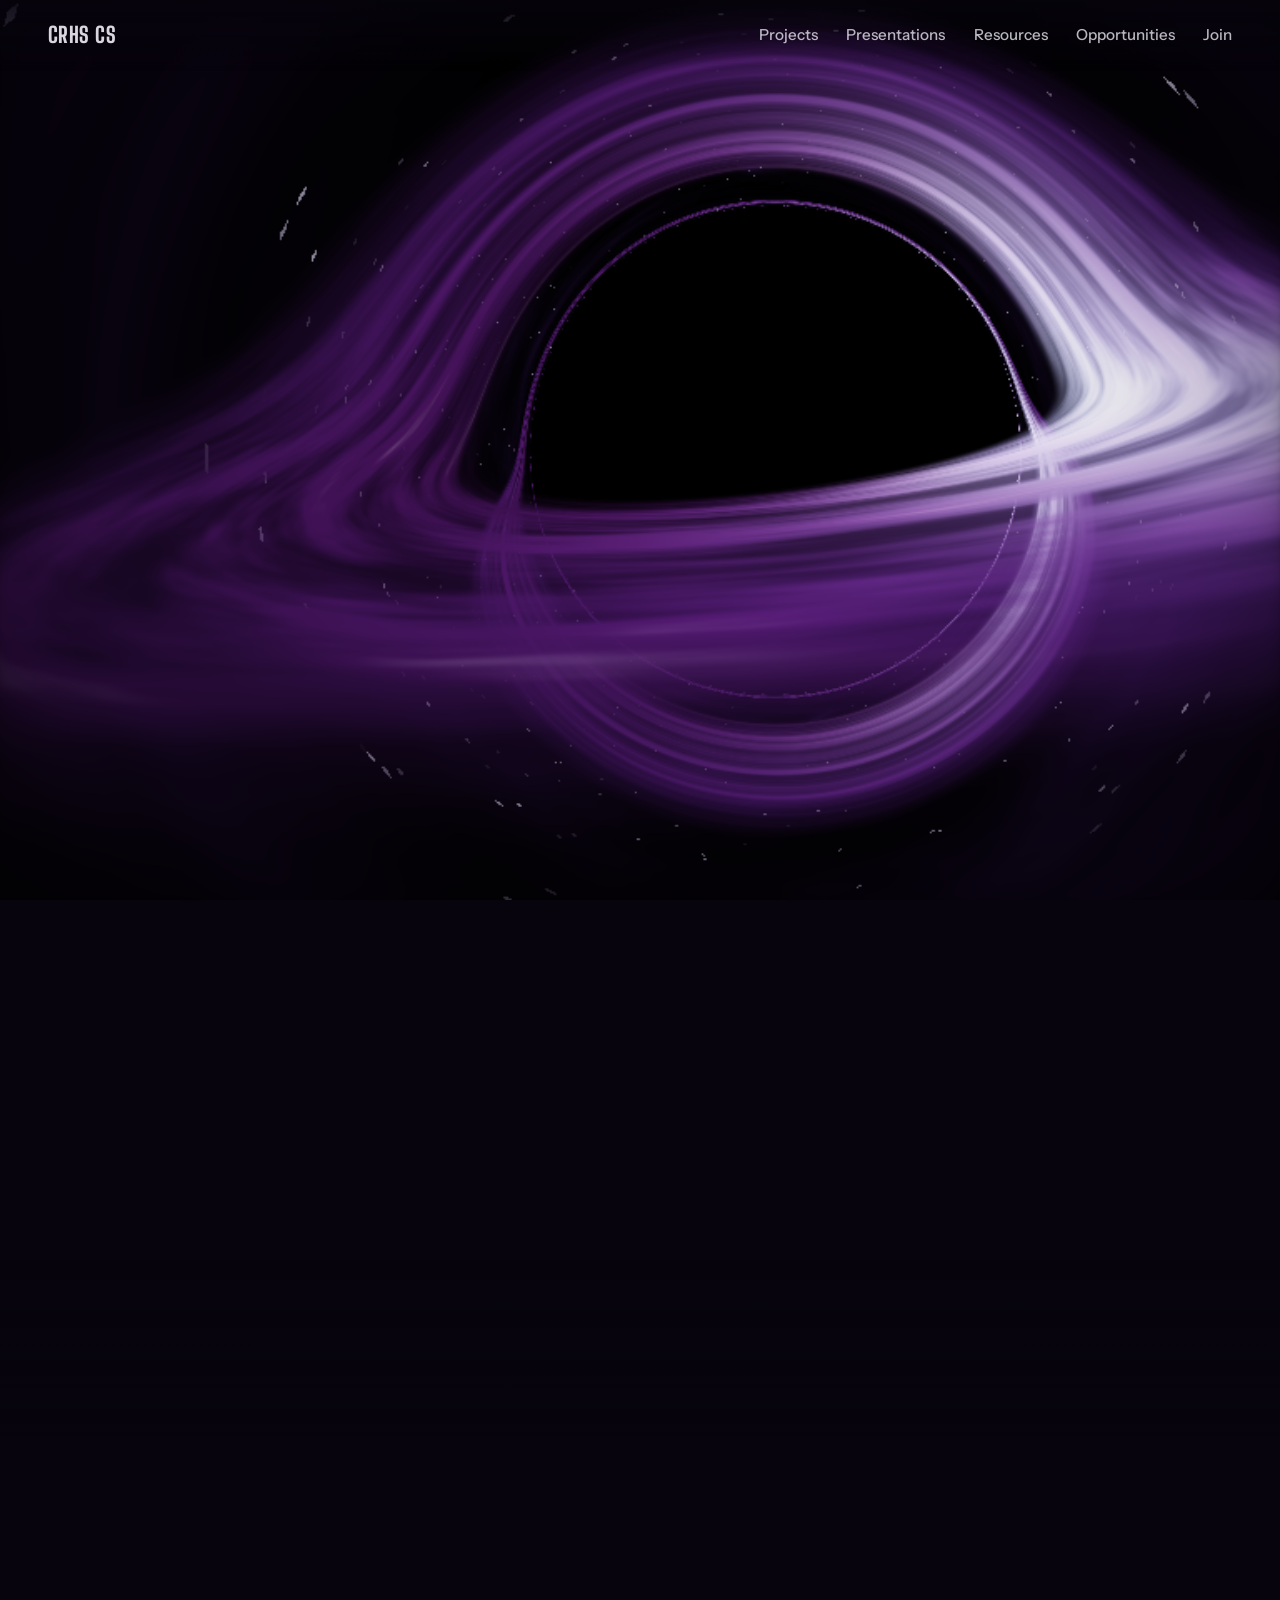
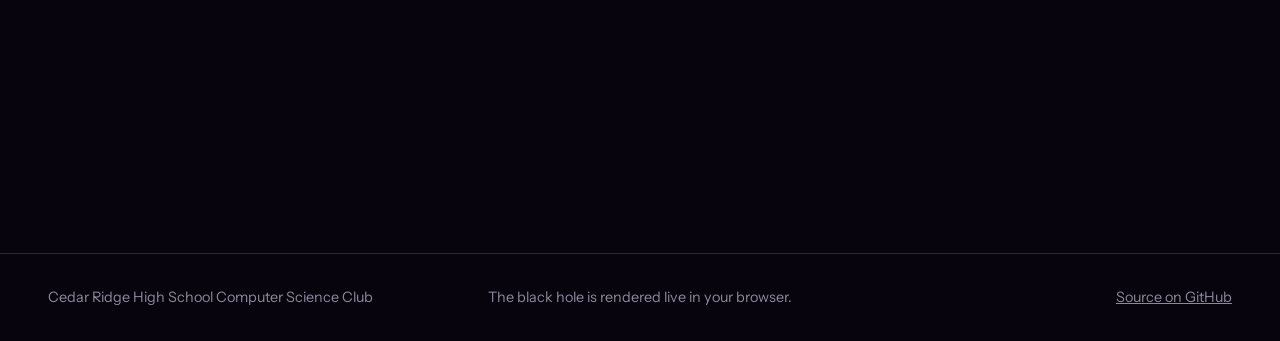
<file: index.html>
<!doctype html>
<html lang="en">
<head>
<meta charset="utf-8">
<meta name="viewport" content="width=device-width, initial-scale=1, viewport-fit=cover">
<meta name="description" content="The Cedar Ridge High School Computer Science Club: meetings, member projects, presentations, and resources.">
<meta name="theme-color" content="#07040d">
<title>Cedar Ridge CS Club</title>
<link rel="preconnect" href="https://fonts.googleapis.com">
<link rel="preconnect" href="https://fonts.gstatic.com" crossorigin>
<link rel="stylesheet" href="https://fonts.googleapis.com/css2?family=Big+Shoulders+Display:wght@600;800&family=Instrument+Sans:wght@400;500;600&display=swap">
<link rel="stylesheet" href="/assets/site.css?v=202610132336">
</head>
<body class="home">
<canvas id="sky" aria-hidden="true"></canvas>

<nav class="nav" aria-label="Main">
  <a class="wordmark" href="/">CRHS CS</a>
  <button class="menu-toggle" type="button" aria-expanded="false" aria-controls="nav-links">Menu</button>
  <ul id="nav-links">
    <li><a href="/projects/">Projects</a></li>
    <li><a href="/presentations/">Presentations</a></li>
    <li><a href="/resources/">Resources</a></li>
    <li><a href="/opportunities/">Opportunities</a></li>
    <li><a href="/#join">Join</a></li>
  </ul>
</nav>

<main id="top">
  <section class="hero" aria-label="Introduction">
    <div class="stage">
      <div class="beat beat-1">
        <h1 class="title">
          <span class="line small">Cedar Ridge High School</span>
          <span class="line">Computer</span>
          <span class="line">Science Club</span>
        </h1>
      </div>
      <div class="cue" aria-hidden="true"><span></span></div>
    </div>
  </section>

  <div class="content">
    <section class="section section-wide" id="meetings">
      <header class="section-head"><h2>Meetings</h2></header>
      <div class="next" data-next-meeting hidden></div>
      <div class="calendar-wrap">
        <div class="calendar-inner">
          <div class="calendar-frame">
            <iframe src="https://calendar.google.com/calendar/embed?height=600&amp;wkst=1&amp;ctz=America%2FChicago&amp;mode=AGENDA&amp;showTitle=0&amp;showPrint=0&amp;showTabs=0&amp;showCalendars=0&amp;showTz=0&amp;src=NDVlMDllY2I0NTY1ZTZiOGQxNWYwZmQ3ZjQ4NTNkYjhlYzdjNGQ1OTdiZGUzZDdmYjhhZmY4NDIwODQ3YTQwZEBncm91cC5jYWxlbmRhci5nb29nbGUuY29t&amp;color=%238E24AA" title="Cedar Ridge CS Club meeting calendar" loading="lazy"></iframe>
          </div>
          <div class="calendar-links">
            <a href="https://calendar.google.com/calendar/u/0?cid=NDVlMDllY2I0NTY1ZTZiOGQxNWYwZmQ3ZjQ4NTNkYjhlYzdjNGQ1OTdiZGUzZDdmYjhhZmY4NDIwODQ3YTQwZEBncm91cC5jYWxlbmRhci5nb29nbGUuY29t" target="_blank" rel="noopener">Add to your Google Calendar</a>
            <a href="https://calendar.google.com/calendar/embed?src=NDVlMDllY2I0NTY1ZTZiOGQxNWYwZmQ3ZjQ4NTNkYjhlYzdjNGQ1OTdiZGUzZDdmYjhhZmY4NDIwODQ3YTQwZEBncm91cC5jYWxlbmRhci5nb29nbGUuY29t&amp;ctz=America%2FChicago" target="_blank" rel="noopener">Open full calendar</a>
          </div>
        </div>
      </div>

    </section>

    <section class="section section-wide" id="projects">
      <header class="section-head">
        <h2>Projects</h2>
        <a class="more" href="/projects/" data-more>All projects</a>
      </header>
      <div data-projects-grid data-limit="3">
        <template>
          <div class="invite">
            <p>Members demo what they've built at meetings, and those projects go here. Working on something?</p>
            <a class="button" href="/projects/submit/">Add your project</a>
          </div>
        </template>
      </div>
    </section>

    <section class="section section-wide" id="presentations">
      <header class="section-head">
        <h2>Presentations</h2>
        <a class="more" href="/presentations/">All slides</a>
      </header>
      <div data-presentations-grid data-limit="4" data-style="rows" data-hide-when-empty></div>
    </section>

    <section class="section section-wide" id="about">
      <header class="section-head"><h2>About</h2></header>
      <p class="statement">A student-run club for the parts of computer science school doesn't teach: practical tools like Git, Linux and Vim, and the projects you can build with them.</p>
      <p class="about-more">We run short workshops, give members a place to show what they've built (at meetings and on this site), and aim to host events like hackathons and game jams. Meetings are in C222.</p>
      <ol class="path">
        <li>
          <h3>Come to a meeting</h3>
          <p>No experience needed, and you don't need a project to come watch.</p>
          <a href="#meetings">See the next meeting</a>
        </li>
        <li>
          <h3>Start learning</h3>
          <p>Free courses and practice sites, from your first program to USACO.</p>
          <a href="/resources/">Find a place to start</a>
        </li>
        <li>
          <h3>Show what you built</h3>
          <p>Demo it at a meeting and it goes on the projects page.</p>
          <a href="/projects/submit/">Add your project</a>
        </li>
      </ol>
      <div class="officers" data-list="officers"></div>
    </section>

    <section class="section section-wide" id="join">
      <header class="section-head"><h2>Join</h2></header>
      <ul class="join-grid">
        <li>
          <span class="join-label">Where we meet</span>
          <span class="join-value">C222</span>
          <span class="join-note">Mrs. Beardsley's room, after school at 4:30</span>
          <span class="join-actions"><a class="join-action" href="#meetings">See the next meeting</a></span>
        </li>
        <li>
          <span class="join-label">Google Classroom</span>
          <span class="join-value">3cu3vvuo</span>
          <span class="join-note">Class code</span>
          <span class="join-actions">
            <button class="join-action copy" type="button" data-copy="3cu3vvuo">Copy code</button>
            <a class="join-action" href="https://classroom.google.com/" target="_blank" rel="noopener">Open Classroom</a>
          </span>
        </li>
        <li>
          <span class="join-label">Remind</span>
          <span class="join-value">@crhscmpsci</span>
          <span class="join-note">Text it to 81010 for announcements</span>
          <span class="join-actions">
            <a class="join-action" href="sms:81010?&amp;body=%40crhscmpsci">Text to join</a>
            <a class="join-action" href="https://www.remind.com/join" target="_blank" rel="noopener">Join on the web</a>
          </span>
        </li>
        <li>
          <span class="join-label">Instagram</span>
          <span class="join-value">@crhscompsci</span>
          <span class="join-note">Follow the club</span>
          <span class="join-actions"><a class="join-action" href="https://www.instagram.com/crhscompsci/" target="_blank" rel="noopener">Follow on Instagram</a></span>
        </li>
      </ul>
      <p class="sr-status" aria-live="polite" data-copy-status></p>
    </section>
  </div>
</main>

<footer class="footer-3">
  <span>Cedar Ridge High School Computer Science Club</span>
  <span>The black hole is rendered live in your browser.</span>
  <a href="https://github.com/crhs-cs/crhs-cs.github.io" target="_blank" rel="noopener">Source on GitHub</a>
</footer>

<script src="/data/projects.js?v=202610132252"></script>
<script src="/data/presentations.js?v=202610132252"></script>
<script src="/data/officers.js?v=202610132252"></script>
<script src="/data/config.js?v=202610132252"></script>
<script src="/assets/meetings.js?v=202610132252"></script>
<script src="/assets/presentations.js?v=202610132252"></script>
<script src="/assets/projects.js?v=202610132252"></script>
<script src="/assets/site.js?v=202610132252"></script>
<script src="/assets/blackhole.js?v=202610132252"></script>
</body>
</html>
</file>
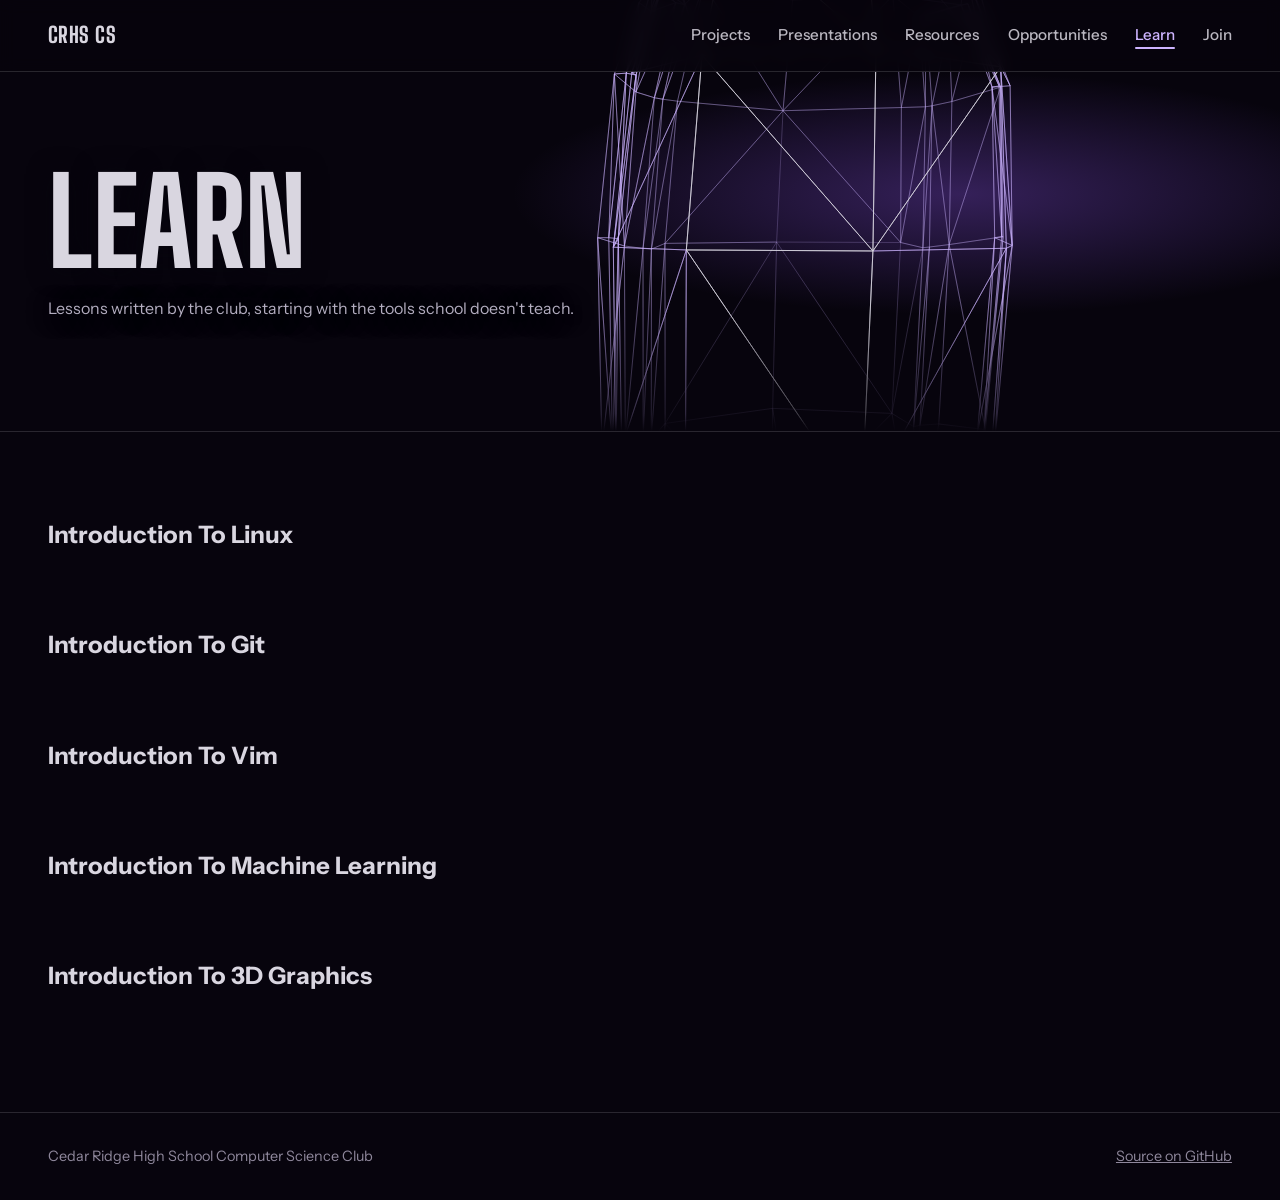
<file: learn/index.html>
<!doctype html>
<html lang="en">
<head>
<meta charset="utf-8">
<meta name="viewport" content="width=device-width, initial-scale=1, viewport-fit=cover">
<meta name="description" content="Lessons made by the Cedar Ridge High School Computer Science Club.">
<meta name="theme-color" content="#07040d">
<title>Learn | Cedar Ridge CS Club</title>
<link rel="preconnect" href="https://fonts.googleapis.com">
<link rel="preconnect" href="https://fonts.gstatic.com" crossorigin>
<link rel="stylesheet" href="https://fonts.googleapis.com/css2?family=Big+Shoulders+Display:wght@600;800&family=Instrument+Sans:wght@400;500;600&display=swap">
<link rel="stylesheet" href="/assets/site.css?v=202610132336">
</head>
<body class="page">
<nav class="nav solid" aria-label="Main">
  <a class="wordmark" href="/">CRHS CS</a>
  <button class="menu-toggle" type="button" aria-expanded="false" aria-controls="nav-links">Menu</button>
  <ul id="nav-links">
    <li><a href="/projects/">Projects</a></li>
    <li><a href="/presentations/">Presentations</a></li>
    <li><a href="/resources/">Resources</a></li>
    <li><a href="/opportunities/">Opportunities</a></li>
    <li><a href="/learn/" aria-current="page">Learn</a></li>
    <li><a href="/#join">Join</a></li>
  </ul>
</nav>
<!-- TODO ADD TABLE  OF CONTENTS: -->
<main>
  <header class="page-head scene">
    <canvas data-scene="learn" aria-hidden="true"></canvas>
    <h1>Learn</h1>
    <p class="lede">Lessons written by the club, starting with the tools school doesn't teach.</p>
  </header>
  <div class="content">
    <div class="page-body">
      <h2>Introduction To Linux</h2>
      <h2>Introduction To Git</h2>
      <h2>Introduction To Vim</h2>
      <h2>Introduction To Machine Learning</h2>
      <h2>Introduction To 3D Graphics</h2>
    </div>
  </div>
</main>

<footer>
  <span>Cedar Ridge High School Computer Science Club</span>
  <a href="https://github.com/crhs-cs/crhs-cs.github.io" target="_blank" rel="noopener">Source on GitHub</a>
</footer>

<script src="/assets/site.js?v=202610132252"></script>
<script src="/data/tux.js?v=202610132252"></script>
<script src="/assets/scenes.js?v=202610132252"></script>
</body>
</html>
</file>
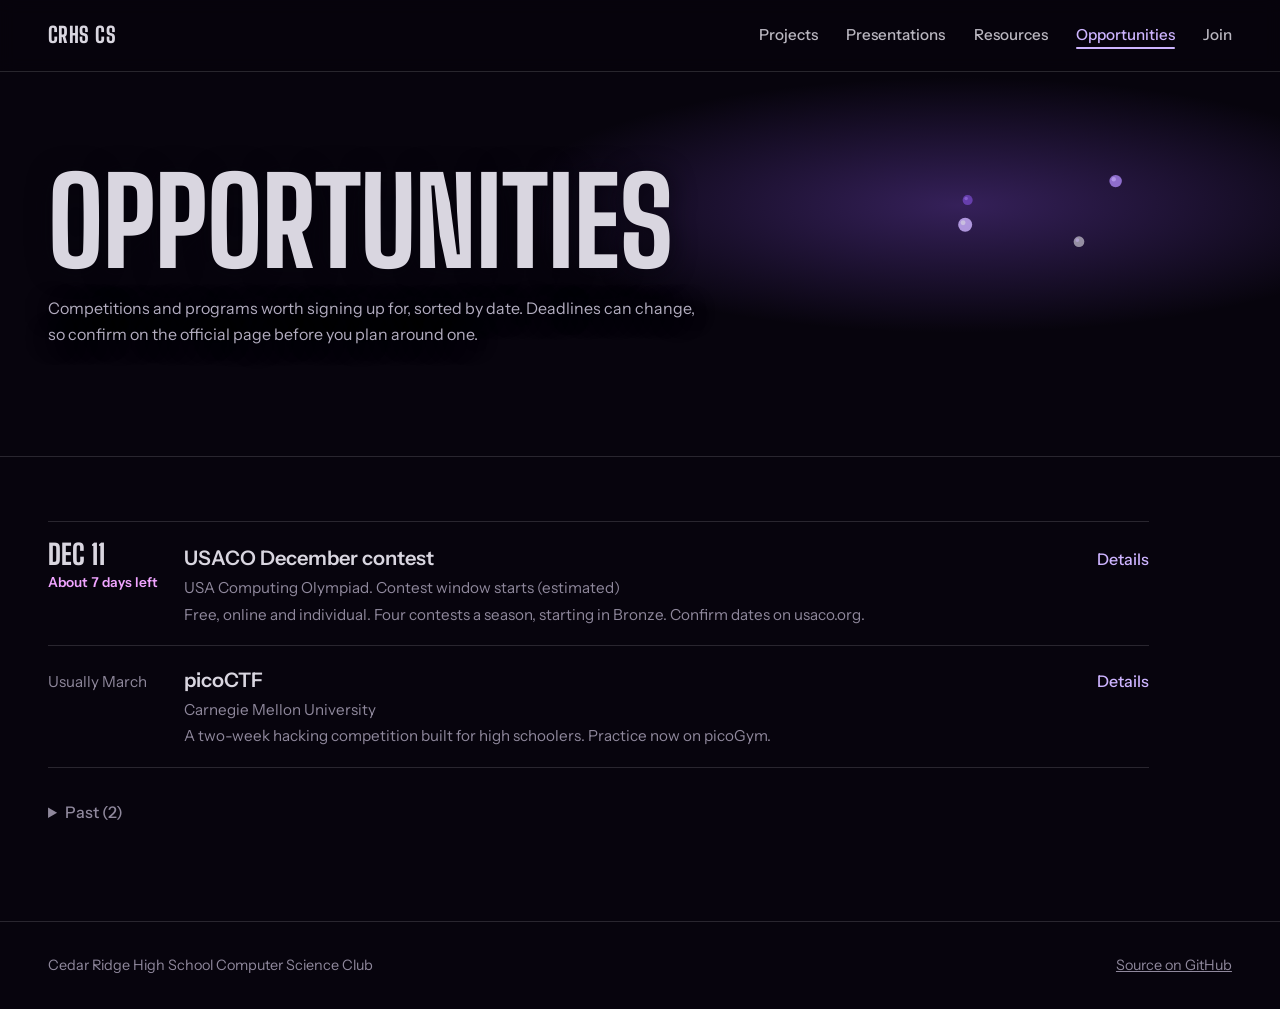
<file: opportunities/index.html>
<!doctype html>
<html lang="en">
<head>
<meta charset="utf-8">
<meta name="viewport" content="width=device-width, initial-scale=1, viewport-fit=cover">
<meta name="description" content="Upcoming computer science competitions and programs for Cedar Ridge students.">
<meta name="theme-color" content="#07040d">
<title>Opportunities | Cedar Ridge CS Club</title>
<link rel="preconnect" href="https://fonts.googleapis.com">
<link rel="preconnect" href="https://fonts.gstatic.com" crossorigin>
<link rel="stylesheet" href="https://fonts.googleapis.com/css2?family=Big+Shoulders+Display:wght@600;800&family=Instrument+Sans:wght@400;500;600&display=swap">
<link rel="stylesheet" href="/assets/site.css?v=202610132336">
</head>
<body class="page">
<nav class="nav solid" aria-label="Main">
  <a class="wordmark" href="/">CRHS CS</a>
  <button class="menu-toggle" type="button" aria-expanded="false" aria-controls="nav-links">Menu</button>
  <ul id="nav-links">
    <li><a href="/projects/">Projects</a></li>
    <li><a href="/presentations/">Presentations</a></li>
    <li><a href="/resources/">Resources</a></li>
    <li><a href="/opportunities/" aria-current="page">Opportunities</a></li>
    <li><a href="/#join">Join</a></li>
  </ul>
</nav>

<main>
  <header class="page-head scene">
    <canvas data-scene="opportunities" aria-hidden="true"></canvas>
    <h1>Opportunities</h1>
    <p class="lede">Competitions and programs worth signing up for, sorted by date. Deadlines can change, so confirm on the official page before you plan around one.</p>
  </header>
  <div class="content">
    <div class="page-body">
      <div data-list="opportunities"></div>
    </div>
  </div>
</main>

<footer>
  <span>Cedar Ridge High School Computer Science Club</span>
  <a href="https://github.com/crhs-cs/crhs-cs.github.io" target="_blank" rel="noopener">Source on GitHub</a>
</footer>

<script src="/data/opportunities.js?v=202610132252"></script>
<script src="/assets/site.js?v=202610132252"></script>
<script src="/assets/scenes.js?v=202610132252"></script>
</body>
</html>
</file>
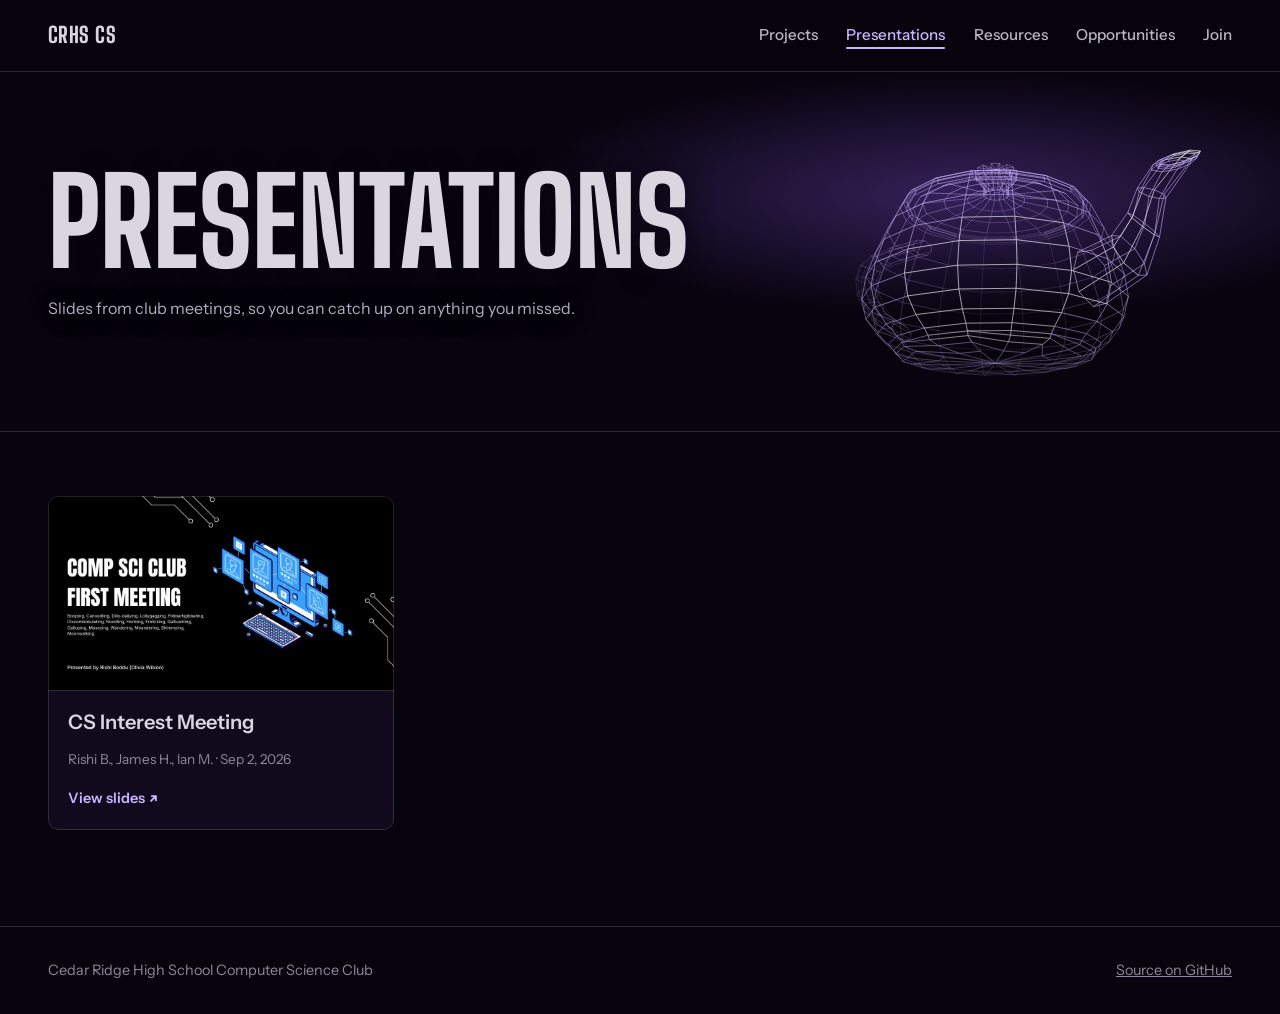
<file: presentations/index.html>
<!doctype html>
<html lang="en">
<head>
<meta charset="utf-8">
<meta name="viewport" content="width=device-width, initial-scale=1, viewport-fit=cover">
<meta name="description" content="Slides from Cedar Ridge CS Club meetings.">
<meta name="theme-color" content="#07040d">
<title>Presentations | Cedar Ridge CS Club</title>
<link rel="preconnect" href="https://fonts.googleapis.com">
<link rel="preconnect" href="https://fonts.gstatic.com" crossorigin>
<link rel="stylesheet" href="https://fonts.googleapis.com/css2?family=Big+Shoulders+Display:wght@600;800&family=Instrument+Sans:wght@400;500;600&display=swap">
<link rel="stylesheet" href="/assets/site.css?v=202610132336">
</head>
<body class="page">
<nav class="nav solid" aria-label="Main">
  <a class="wordmark" href="/">CRHS CS</a>
  <button class="menu-toggle" type="button" aria-expanded="false" aria-controls="nav-links">Menu</button>
  <ul id="nav-links">
    <li><a href="/projects/">Projects</a></li>
    <li><a href="/presentations/" aria-current="page">Presentations</a></li>
    <li><a href="/resources/">Resources</a></li>
    <li><a href="/opportunities/">Opportunities</a></li>
    <li><a href="/#join">Join</a></li>
  </ul>
</nav>

<main>
  <header class="page-head scene">
    <canvas data-scene="presentations" aria-hidden="true"></canvas>
    <h1>Presentations</h1>
    <p class="lede">Slides from club meetings, so you can catch up on anything you missed.</p>
  </header>
  <div class="content">
    <div class="page-body">
      <div>
        <div data-presentations-grid></div>
      </div>
    </div>
  </div>
</main>

<footer>
  <span>Cedar Ridge High School Computer Science Club</span>
  <a href="https://github.com/crhs-cs/crhs-cs.github.io" target="_blank" rel="noopener">Source on GitHub</a>
</footer>

<script src="/data/presentations.js?v=202610132252"></script>
<script src="/data/config.js?v=202610132252"></script>
<script src="/assets/presentations.js?v=202610132252"></script>
<script src="/assets/site.js?v=202610132252"></script>
<script src="/data/teapot.js?v=202610132252"></script>
<script src="/assets/scenes.js?v=202610132252"></script>
</body>
</html>
</file>
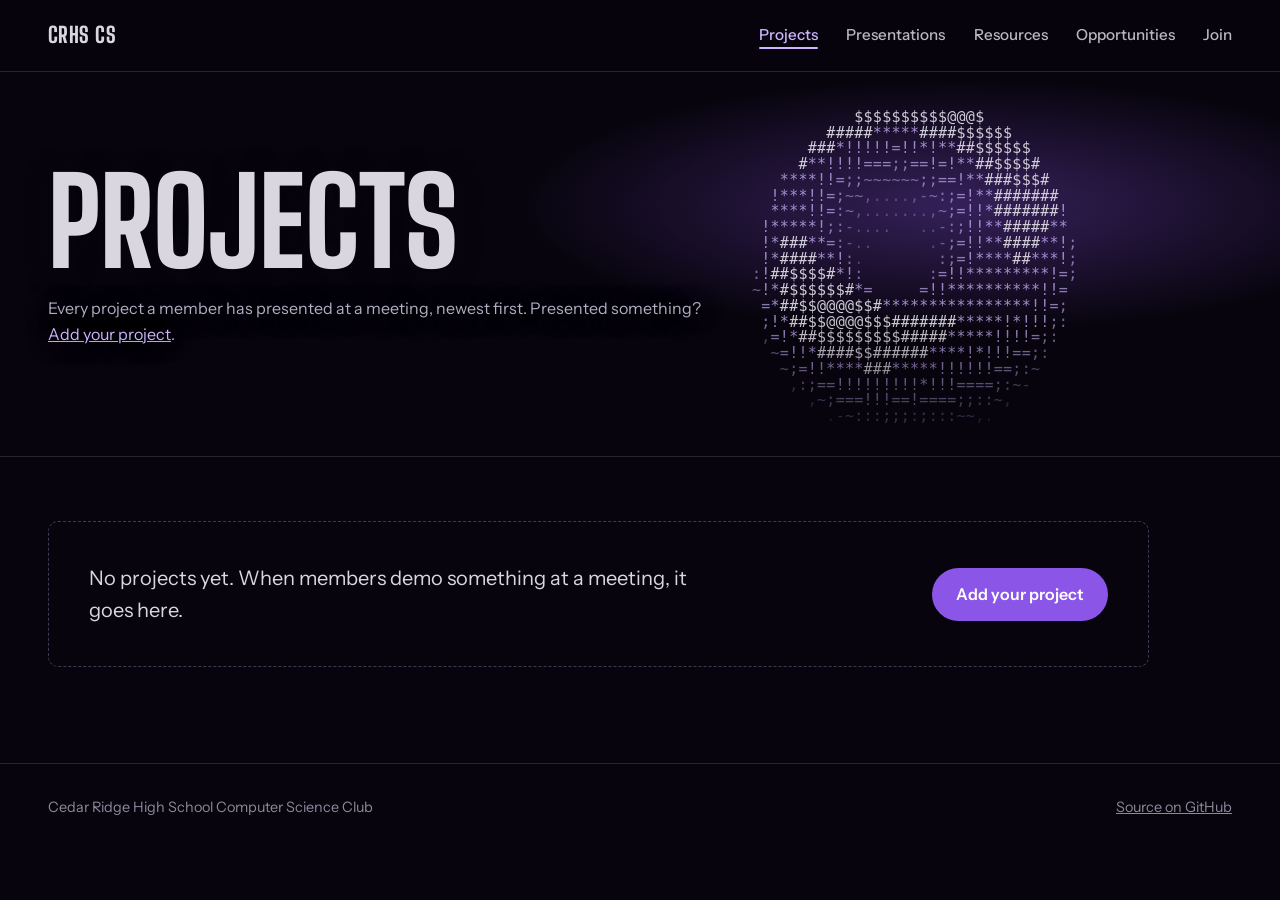
<file: projects/index.html>
<!doctype html>
<html lang="en">
<head>
<meta charset="utf-8">
<meta name="viewport" content="width=device-width, initial-scale=1, viewport-fit=cover">
<meta name="description" content="Projects Cedar Ridge CS Club members have presented at meetings.">
<meta name="theme-color" content="#07040d">
<title>Projects | Cedar Ridge CS Club</title>
<link rel="preconnect" href="https://fonts.googleapis.com">
<link rel="preconnect" href="https://fonts.gstatic.com" crossorigin>
<link rel="stylesheet" href="https://fonts.googleapis.com/css2?family=Big+Shoulders+Display:wght@600;800&family=Instrument+Sans:wght@400;500;600&display=swap">
<link rel="stylesheet" href="/assets/site.css?v=202610132336">
</head>
<body class="page">
<nav class="nav solid" aria-label="Main">
  <a class="wordmark" href="/">CRHS CS</a>
  <button class="menu-toggle" type="button" aria-expanded="false" aria-controls="nav-links">Menu</button>
  <ul id="nav-links">
    <li><a href="/projects/" aria-current="page">Projects</a></li>
    <li><a href="/presentations/">Presentations</a></li>
    <li><a href="/resources/">Resources</a></li>
    <li><a href="/opportunities/">Opportunities</a></li>
    <li><a href="/#join">Join</a></li>
  </ul>
</nav>

<main>
  <header class="page-head scene">
    <canvas data-scene="projects" aria-hidden="true"></canvas>
    <h1>Projects</h1>
    <p class="lede">Every project a member has presented at a meeting, newest first. Presented something? <a href="/projects/submit/">Add your project</a>.</p>
  </header>
  <div class="content">
    <div class="page-body">
      <div>
        <div data-projects-grid>
          <template>
            <div class="invite">
              <p>No projects yet. When members demo something at a meeting, it goes here.</p>
              <a class="button" href="/projects/submit/">Add your project</a>
            </div>
          </template>
        </div>
      </div>
    </div>
  </div>
</main>

<footer>
  <span>Cedar Ridge High School Computer Science Club</span>
  <a href="https://github.com/crhs-cs/crhs-cs.github.io" target="_blank" rel="noopener">Source on GitHub</a>
</footer>

<script src="/data/projects.js?v=202610132252"></script>
<script src="/data/config.js?v=202610132252"></script>
<script src="/assets/projects.js?v=202610132252"></script>
<script src="/assets/site.js?v=202610132252"></script>
<script src="/assets/scenes.js?v=202610132252"></script>
</body>
</html>
</file>
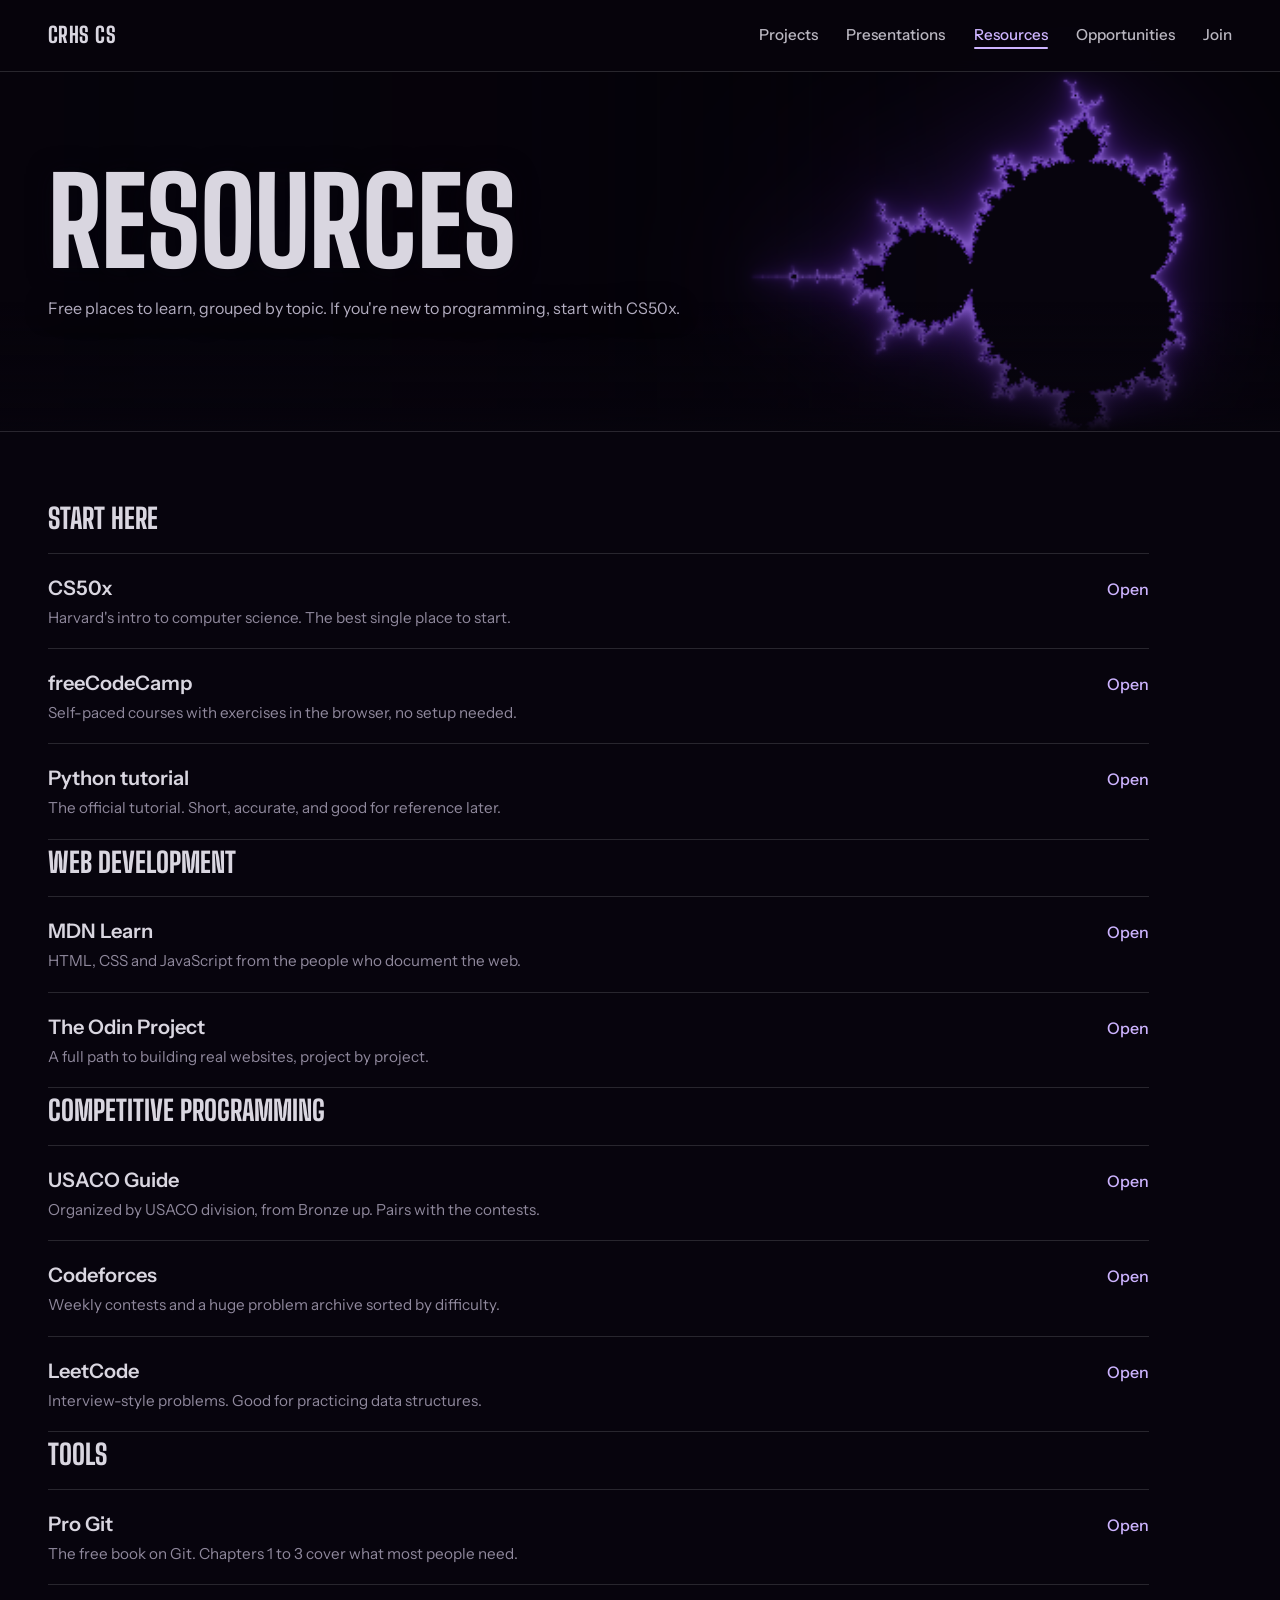
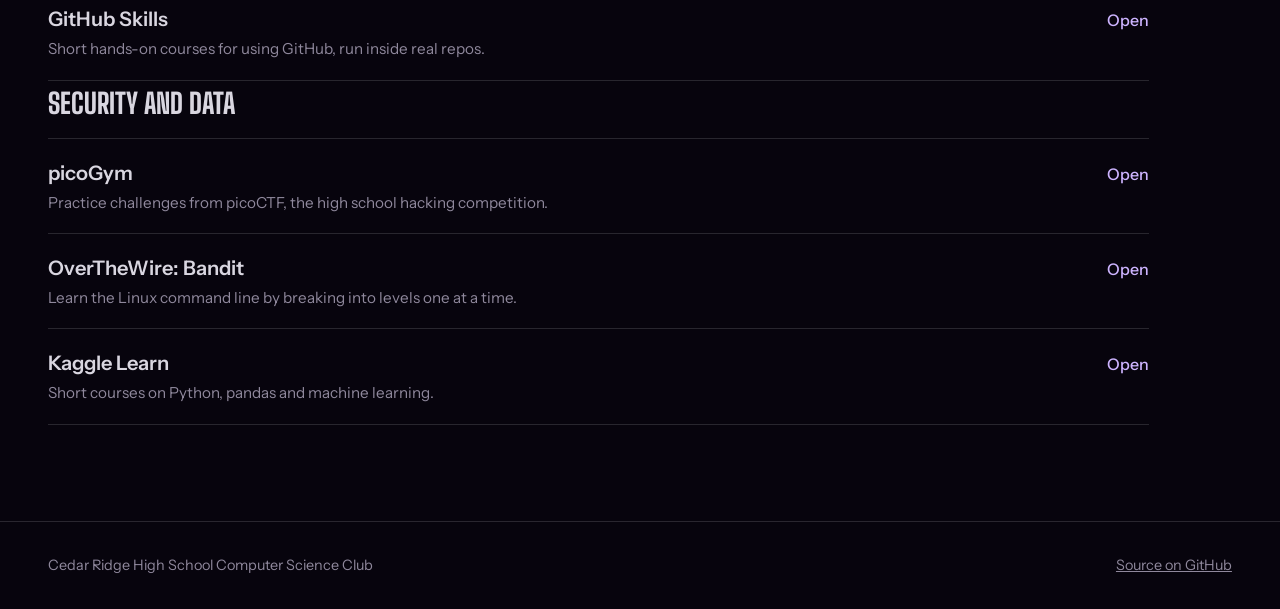
<file: resources/index.html>
<!doctype html>
<html lang="en">
<head>
<meta charset="utf-8">
<meta name="viewport" content="width=device-width, initial-scale=1, viewport-fit=cover">
<meta name="description" content="Free resources for learning computer science, picked by the Cedar Ridge CS Club.">
<meta name="theme-color" content="#07040d">
<title>Resources | Cedar Ridge CS Club</title>
<link rel="preconnect" href="https://fonts.googleapis.com">
<link rel="preconnect" href="https://fonts.gstatic.com" crossorigin>
<link rel="stylesheet" href="https://fonts.googleapis.com/css2?family=Big+Shoulders+Display:wght@600;800&family=Instrument+Sans:wght@400;500;600&display=swap">
<link rel="stylesheet" href="/assets/site.css?v=202610132336">
</head>
<body class="page">
<nav class="nav solid" aria-label="Main">
  <a class="wordmark" href="/">CRHS CS</a>
  <button class="menu-toggle" type="button" aria-expanded="false" aria-controls="nav-links">Menu</button>
  <ul id="nav-links">
    <li><a href="/projects/">Projects</a></li>
    <li><a href="/presentations/">Presentations</a></li>
    <li><a href="/resources/" aria-current="page">Resources</a></li>
    <li><a href="/opportunities/">Opportunities</a></li>
    <li><a href="/#join">Join</a></li>
  </ul>
</nav>

<main>
  <header class="page-head scene">
    <canvas data-scene="resources" aria-hidden="true"></canvas>
    <h1>Resources</h1>
    <p class="lede">Free places to learn, grouped by topic. If you're new to programming, start with CS50x.</p>
  </header>
  <div class="content">
    <div class="page-body">
      <div data-list="resources"></div>
    </div>
  </div>
</main>

<footer>
  <span>Cedar Ridge High School Computer Science Club</span>
  <a href="https://github.com/crhs-cs/crhs-cs.github.io" target="_blank" rel="noopener">Source on GitHub</a>
</footer>

<script src="/data/resources.js?v=202610132252"></script>
<script src="/assets/site.js?v=202610132252"></script>
<script src="/assets/scenes.js?v=202610132252"></script>
</body>
</html>
</file>
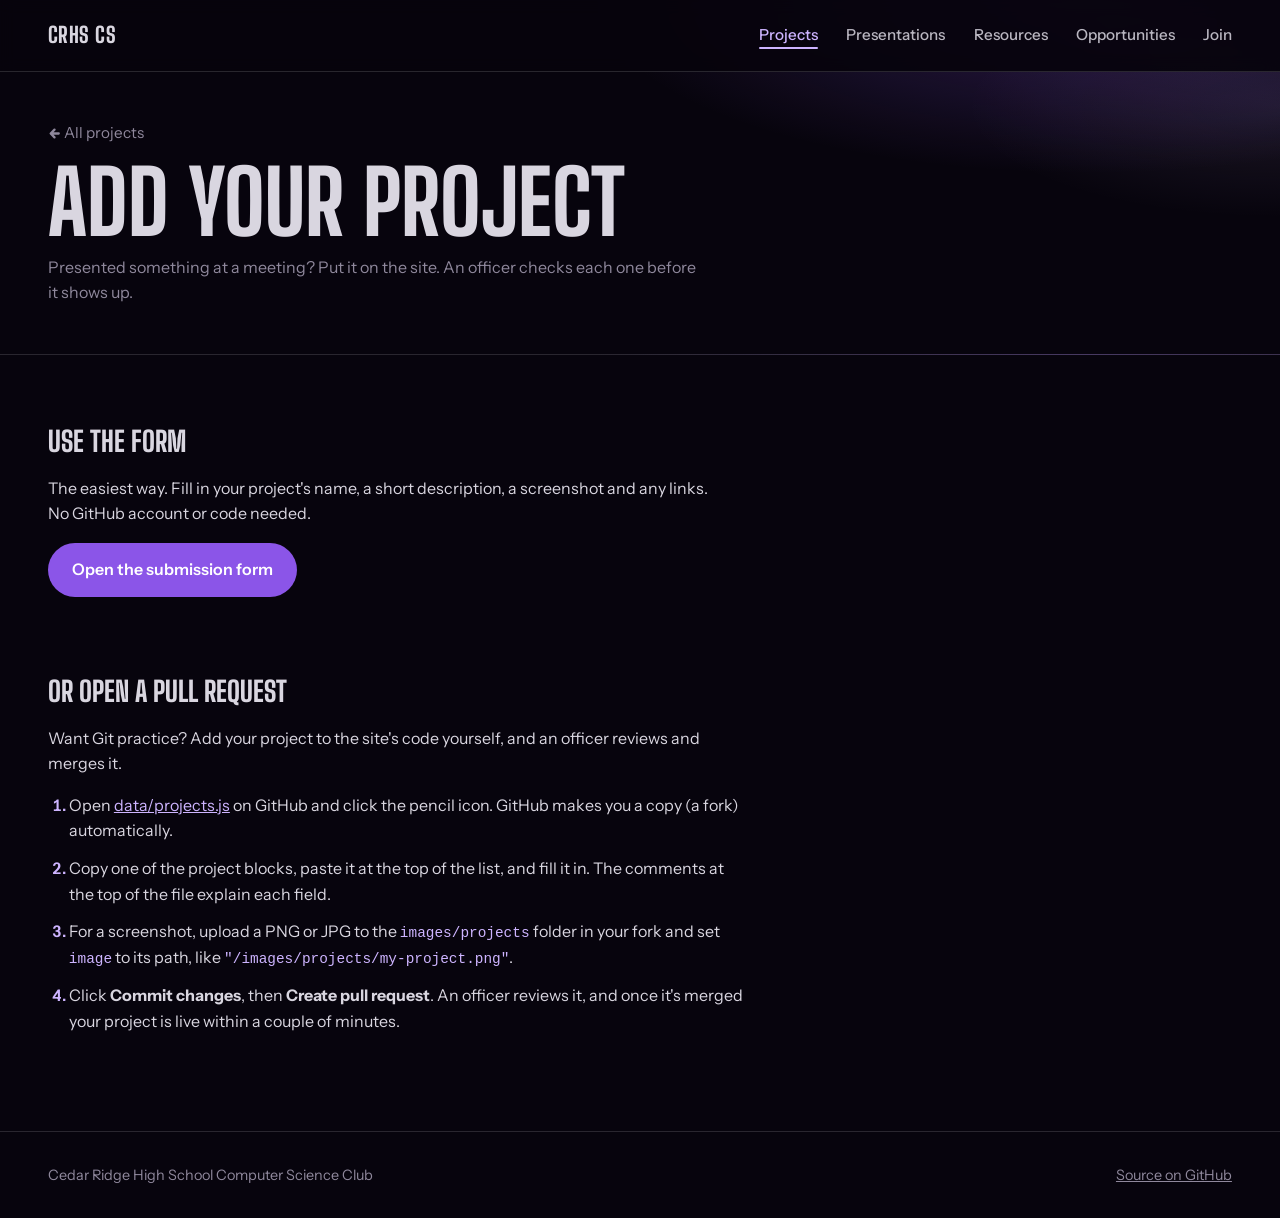
<file: projects/submit/index.html>
<!doctype html>
<html lang="en">
<head>
<meta charset="utf-8">
<meta name="viewport" content="width=device-width, initial-scale=1, viewport-fit=cover">
<meta name="description" content="How to add a project you presented to the Cedar Ridge CS Club site.">
<meta name="theme-color" content="#07040d">
<title>Add Your Project | Cedar Ridge CS Club</title>
<link rel="preconnect" href="https://fonts.googleapis.com">
<link rel="preconnect" href="https://fonts.gstatic.com" crossorigin>
<link rel="stylesheet" href="https://fonts.googleapis.com/css2?family=Big+Shoulders+Display:wght@600;800&family=Instrument+Sans:wght@400;500;600&display=swap">
<link rel="stylesheet" href="/assets/site.css?v=202610132336">
</head>
<body class="page">
<nav class="nav solid" aria-label="Main">
  <a class="wordmark" href="/">CRHS CS</a>
  <button class="menu-toggle" type="button" aria-expanded="false" aria-controls="nav-links">Menu</button>
  <ul id="nav-links">
    <li><a href="/projects/" aria-current="page">Projects</a></li>
    <li><a href="/presentations/">Presentations</a></li>
    <li><a href="/resources/">Resources</a></li>
    <li><a href="/opportunities/">Opportunities</a></li>
    <li><a href="/#join">Join</a></li>
  </ul>
</nav>

<main>
  <header class="page-head project-head">
    <a class="back" href="/projects/">All projects</a>
    <h1>Add your project</h1>
    <p class="lede">Presented something at a meeting? Put it on the site. An officer checks each one before it shows up.</p>
  </header>
  <div class="content">
    <div class="page-body submit-body">
      <section class="group">
        <h2>Use the form</h2>
        <p>The easiest way. Fill in your project's name, a short description, a screenshot and any links. No GitHub account or code needed.</p>
        <p data-form-ready hidden><a class="button" data-form-link href="#" target="_blank" rel="noopener">Open the submission form</a></p>
        <p class="note" data-form-missing>The form isn't set up yet. For now, send your project details to an officer.</p>
      </section>
      <section class="group">
        <h2>Or open a pull request</h2>
        <p>Want Git practice? Add your project to the site's code yourself, and an officer reviews and merges it.</p>
        <ol class="steps">
          <li>Open <a href="https://github.com/crhs-cs/crhs-cs.github.io/blob/main/data/projects.js?v=202610132252" target="_blank" rel="noopener">data/projects.js</a> on GitHub and click the pencil icon. GitHub makes you a copy (a fork) automatically.</li>
          <li>Copy one of the project blocks, paste it at the top of the list, and fill it in. The comments at the top of the file explain each field.</li>
          <li>For a screenshot, upload a PNG or JPG to the <code>images/projects</code> folder in your fork and set <code>image</code> to its path, like <code>"/images/projects/my-project.png"</code>.</li>
          <li>Click <b>Commit changes</b>, then <b>Create pull request</b>. An officer reviews it, and once it's merged your project is live within a couple of minutes.</li>
        </ol>
      </section>
    </div>
  </div>
</main>

<footer>
  <span>Cedar Ridge High School Computer Science Club</span>
  <a href="https://github.com/crhs-cs/crhs-cs.github.io" target="_blank" rel="noopener">Source on GitHub</a>
</footer>

<script src="/data/config.js?v=202610132252"></script>
<script>
(() => {
  const url = (window.CLUB_CONFIG || {}).projectsFormURL || '';
  if (!/^https:\/\//.test(url)) return;
  document.querySelector('[data-form-link]').href = url;
  document.querySelector('[data-form-ready]').hidden = false;
  document.querySelector('[data-form-missing]').hidden = true;
})();
</script>
<script src="/assets/site.js?v=202610132252"></script>
</body>
</html>
</file>
<file: assets/site.css>
/* Cedar Ridge CS Club: shared styles for every page.
   Home: a live black hole fills the screen; scrolling pulls the camera toward it while the title fades,
   then the club's content rises over it. Other pages: a quiet header in the same palette, then lists. */
:root {
  --void: #07040d;        /* deep purple-black, the page ground */
  --void-raised: #110a1d; /* panels and rows */
  --purple: #8b55e8;      /* school purple, buttons and links */
  --lavender: #cdb4ff;    /* hover, highlights */
  --silver: #d9d6e0;      /* school silver, headings */
  --dim: #8f889c;         /* secondary text, rules */
  --line: rgba(217, 214, 224, 0.16);

  --font-display: "Big Shoulders Display", "Arial Narrow", Impact, sans-serif;
  --font-body: "Instrument Sans", "Helvetica Neue", Arial, sans-serif;

  --step-0: 1rem;
  --step-1: 1.25rem;
  --step-2: 1.75rem;
  --step-3: clamp(2rem, 4.5vw, 3.25rem);
  --step-4: clamp(3.4rem, 11vw, 9.5rem);

  --gutter: clamp(16px, 4vw, 3rem);
  --column: 68.75rem;
  color-scheme: dark;
}

/* Type and layout grow together on large screens: 16px up to ~1270px wide, rising to 22px at ~2560px. */
html { background: var(--void); scroll-behavior: smooth; font-size: clamp(16px, 0.47vw + 10px, 22px); }
body {
  background: var(--void);
  color: var(--silver);
  font-family: var(--font-body);
  font-size: var(--step-0);
  line-height: 1.6;
  margin: 0;
  -webkit-font-smoothing: antialiased;
}

a { color: var(--lavender); }
a:focus-visible, button:focus-visible { outline: 2px solid var(--lavender); outline-offset: 3px; border-radius: 2px; }

/* ---------- background canvas (home only) ---------- */
#sky {
  position: fixed;
  inset: 0;
  width: 100%;
  height: 100%;
  display: block;
  z-index: 0;
  background: radial-gradient(ellipse 60% 30% at 62% 52%, #4a2391 0%, #1a0d33 45%, var(--void) 75%);
}

/* ---------- nav ---------- */
.nav {
  position: fixed;
  top: 0; left: 0; right: 0;
  z-index: 10;
  display: flex;
  align-items: center;
  justify-content: space-between;
  gap: 16px;
  padding: calc(env(safe-area-inset-top, 0px) + 18px) var(--gutter) 18px;
  background: linear-gradient(to bottom, rgba(7, 4, 13, 0.75), rgba(7, 4, 13, 0));
  transition: background 0.3s;
}
.nav.solid { background: rgba(7, 4, 13, 0.92); backdrop-filter: blur(8px); -webkit-backdrop-filter: blur(8px); border-bottom: 1px solid var(--line); }
.wordmark {
  font-family: var(--font-display);
  font-weight: 800;
  font-size: 1.35rem;
  letter-spacing: 0.02em;
  color: var(--silver);
  text-decoration: none;
}
.nav ul { display: flex; gap: clamp(14px, 2.2vw, 32px); list-style: none; margin: 0; padding: 0; }
.nav ul a { position: relative; color: var(--silver); text-decoration: none; font-size: 0.95rem; font-weight: 500; opacity: 0.85; transition: color 0.2s, opacity 0.2s; }
.nav ul a::after {
  content: ""; position: absolute; left: 0; right: 0; bottom: -5px; height: 2px; border-radius: 1px;
  background: currentColor; transform: scaleX(0); transform-origin: left; transition: transform 0.25s cubic-bezier(0.2, 0.7, 0.2, 1);
}
.nav ul a:hover { opacity: 1; color: var(--lavender); }
.nav ul a:hover::after, .nav ul a[aria-current="page"]::after { transform: scaleX(1); }
.nav ul a[aria-current="page"] { opacity: 1; color: var(--lavender); }
.menu-toggle {
  display: none;
  background: none;
  border: 1px solid var(--line);
  color: var(--silver);
  font: 500 0.9rem var(--font-body);
  padding: 8px 16px;
  border-radius: 999px;
  cursor: pointer;
}

@media (max-width: 760px) {
  .menu-toggle { display: inline-block; }
  .nav ul {
    display: none;
    position: absolute;
    top: 100%;
    left: 0;
    right: 0;
    flex-direction: column;
    gap: 0;
    background: var(--void);
    border-bottom: 1px solid var(--line);
    padding: 4px var(--gutter) 12px;
  }
  .nav.open { background: var(--void); backdrop-filter: none; -webkit-backdrop-filter: none; }
  .nav.open ul { display: flex; }
  .nav ul a { display: block; padding: 12px 0; font-size: 1.05rem; }
  .nav ul a::after { display: none; }
  .nav ul a[aria-current="page"] { padding-left: 12px; box-shadow: inset 2px 0 var(--lavender); }
}

/* ---------- home hero (scroll story) ---------- */
.hero { position: relative; z-index: 1; height: 190vh; }
.stage {
  position: sticky;
  top: 0;
  height: 100vh;
  height: 100svh;
  overflow: hidden;
  padding-inline: var(--gutter);
}
.beat {
  position: absolute;
  left: var(--gutter);
  right: var(--gutter);
  bottom: clamp(48px, 12vh, 120px);
  max-width: var(--column);
  will-change: opacity, transform;
}
.title {
  font-family: var(--font-display);
  font-weight: 800;
  font-size: var(--step-4);
  line-height: 0.86;
  letter-spacing: -0.01em;
  text-transform: uppercase;
  margin: 0;
  color: var(--silver);
  text-wrap: balance;
  text-shadow: 0 2px 40px rgba(7, 4, 13, 0.6);
}
.title .line { display: block; }
.title .small { font-size: 0.42em; letter-spacing: 0.04em; font-weight: 600; color: var(--lavender); margin-bottom: 0.15em; }
.cue {
  position: absolute;
  right: var(--gutter);
  bottom: clamp(48px, 12vh, 120px);
  width: 2px;
  height: 72px;
  border-radius: 1px;
  background: rgba(217, 214, 224, 0.18);
  overflow: hidden;
}
.cue span {
  position: absolute; left: 0; top: 0; width: 2px; height: 24px; border-radius: 1px;
  background: linear-gradient(transparent, var(--lavender));
  animation: cue-fall 2.2s cubic-bezier(0.6, 0, 0.4, 1) infinite;
}
@keyframes cue-fall { from { transform: translateY(-24px); } to { transform: translateY(72px); } }

/* ---------- content ---------- */
.content {
  overflow-x: clip; /* keeps the full-width dividers from causing sideways scroll */
  position: relative;
  z-index: 2;
}
.home .content {
  background: linear-gradient(to bottom, rgba(7, 4, 13, 0) 0, var(--void) 22vh);
  margin-top: -55vh;
  padding-top: 12vh;
}
.section {
  max-width: var(--column);
  margin: 0; /* left-aligned to the same margin as the nav and hero title */
  padding-inline: var(--gutter);
  padding-block: clamp(56px, 10vw, 112px);
  display: grid;
  grid-template-columns: minmax(0, 1fr) minmax(0, 2fr);
  gap: clamp(24px, 5vw, 72px);
  position: relative;
}
/* Divider between sections runs the full screen width, not just the content column. */
.section::before {
  content: "";
  position: absolute;
  top: 0;
  left: 0;
  width: 100vw;
  border-top: 1px solid var(--line);
}
.section:first-child::before { display: none; }
.section-wide { grid-template-columns: minmax(0, 1fr); gap: 24px; }
.section-wide .lede { margin-bottom: 8px; }
.section h2 {
  font-family: var(--font-display);
  font-weight: 800;
  font-size: var(--step-3);
  line-height: 1;
  margin: 0;
  text-transform: uppercase;
  color: var(--silver);
  text-wrap: balance;
}
.lede { color: var(--dim); max-width: 60ch; margin: 0 0 28px; }
.section-body { min-width: 0; }
.see-all { display: inline-block; margin-top: 20px; font-weight: 500; text-decoration: none; }
.see-all:hover { text-decoration: underline; }
.section-head { display: flex; align-items: baseline; justify-content: space-between; gap: 12px 24px; flex-wrap: wrap; }
.section-head h2 { font-size: clamp(2.5rem, 6vw, 4.5rem); line-height: 0.9; }
.section-head h2 + .lede { margin: 0; }
.more { font-weight: 600; text-decoration: none; white-space: nowrap; }
.more:hover::after { transform: translateX(3px); }
.more[hidden] { display: none; }

/* Links that sit on their own: an underline that draws in on hover. */
.more, .path a, .calendar-links a {
  background: linear-gradient(currentColor, currentColor) 0 100% / 0 1px no-repeat;
  transition: background-size 0.25s cubic-bezier(0.2, 0.7, 0.2, 1);
  padding-bottom: 2px;
}
.more:hover, .path a:hover, .calendar-links a:hover { background-size: 100% 1px; text-decoration: none; }

/* Arrows on links: short, heavy strokes, colored like the link text. */
.more::after, .pcard-go::after, .slide-rows .go::after, .back::before {
  content: "";
  display: inline-block;
  width: 0.82em; height: 0.82em;
  vertical-align: -0.1em;
  background: currentColor;
  -webkit-mask: var(--arrow) center / contain no-repeat;
  mask: var(--arrow) center / contain no-repeat;
  transition: transform 0.2s cubic-bezier(0.2, 0.7, 0.2, 1);
}
.more::after { --arrow: url("data:image/svg+xml,%3Csvg xmlns='http://www.w3.org/2000/svg' viewBox='0 0 16 16'%3E%3Cpath d='M3 8h9M8 3.5 12.5 8 8 12.5' fill='none' stroke='%23000' stroke-width='2.75' stroke-linecap='round' stroke-linejoin='round'/%3E%3C/svg%3E"); margin-left: 0.22em; }
.back::before { --arrow: url("data:image/svg+xml,%3Csvg xmlns='http://www.w3.org/2000/svg' viewBox='0 0 16 16'%3E%3Cpath d='M13 8H4M8 3.5 3.5 8 8 12.5' fill='none' stroke='%23000' stroke-width='2.75' stroke-linecap='round' stroke-linejoin='round'/%3E%3C/svg%3E"); margin-right: 0.22em; }
.pcard-go::after, .slide-rows .go::after { --arrow: url("data:image/svg+xml,%3Csvg xmlns='http://www.w3.org/2000/svg' viewBox='0 0 16 16'%3E%3Cpath d='M4.5 11.5 11 5M5.5 4.5H11.5V10.5' fill='none' stroke='%23000' stroke-width='2.75' stroke-linecap='round' stroke-linejoin='round'/%3E%3C/svg%3E"); margin-left: 0.18em; }
.back:hover::before { transform: translateX(-3px); }
.pcard-link:hover .pcard-go::after, .slide-rows a:hover .go::after { transform: translate(2px, -2px); }

/* ---------- subpage header ---------- */
.page-head {
  position: relative;
  padding-inline: var(--gutter);
  padding-block: calc(env(safe-area-inset-top, 0px) + 9rem) clamp(40px, 6vw, 72px);
  background:
    radial-gradient(ellipse 55% 70% at 85% 0%, rgba(139, 85, 232, 0.28), transparent 70%),
    radial-gradient(ellipse 35% 45% at 100% 30%, rgba(205, 180, 255, 0.10), transparent 70%);
  border-bottom: 1px solid var(--line);
}
.page-head h1 {
  font-family: var(--font-display);
  font-weight: 800;
  font-size: clamp(2.5rem, 9vw, 6.5rem);
  line-height: 0.9;
  overflow-wrap: break-word;
  text-transform: uppercase;
  margin: 0 0 20px;
  max-width: var(--column);
  text-wrap: balance;
}
.page-head .lede { margin: 0; }
/* tablets and up: a slightly bigger title (phones keep the size above so long words fit) */
@media (min-width: 761px) { .page-head h1 { font-size: clamp(2.5rem, 10vw, 7.5rem); } }
.page-body {
  max-width: var(--column);
  padding-inline: var(--gutter);
  padding-block: clamp(32px, 5vw, 64px) clamp(56px, 8vw, 96px);
}
.page-body > * + * { margin-top: clamp(40px, 6vw, 72px); }
.group h2 {
  font-family: var(--font-display);
  font-weight: 800;
  font-size: var(--step-2);
  text-transform: uppercase;
  margin: 0 0 12px;
}

/* ---------- calendar ---------- */
/* The calendar breaks out of the left-aligned column and centers on the screen, with breathing room on both sides. */
.calendar-wrap {
  box-sizing: border-box; /* padding sits inside the 100vw, so the calendar centers on the screen */
  width: 100vw;
  margin-left: calc(-1 * var(--gutter));
  padding-inline: max(var(--gutter), 6vw);
  margin-top: 16px;
}
.calendar-inner { max-width: 64rem; margin-inline: auto; }
.calendar-frame {
  border: 1px solid var(--line);
  border-radius: 8px;
  overflow: hidden;
  background: #1a1a1a;
  max-width: 100%;
}
/* Google's embed has no dark mode: invert it, then rotate hues back so event colors stay purple. */
.calendar-frame iframe { display: block; width: 100%; height: 42.5rem; border: 0; filter: invert(0.9) hue-rotate(180deg) saturate(1.1); }
.calendar-links { display: flex; flex-wrap: wrap; gap: 12px 24px; margin-top: 16px; font-size: 0.95rem; }
.calendar-links a { font-weight: 500; text-decoration: none; }
.calendar-links a:hover { text-decoration: underline; }
@media (max-width: 720px) { .calendar-frame iframe { height: 480px; } }

/* ---------- lists ---------- */
.note { font-size: 0.85rem; color: var(--dim); margin: 0 0 12px; }
.empty { color: var(--dim); padding-block: 18px; border-top: 1px solid var(--line); border-bottom: 1px solid var(--line); margin: 0; }

.rows { list-style: none; margin: 0; padding: 0; border-top: 1px solid var(--line); }
.rows li {
  display: grid;
  grid-template-columns: minmax(0, 2.2fr) minmax(0, 1fr) auto;
  gap: 16px;
  align-items: baseline;
  padding-block: 18px;
  border-bottom: 1px solid var(--line);
}
.rows .what { font-weight: 600; font-size: var(--step-1); color: var(--silver); min-width: 0; }
.rows .what a { color: inherit; text-decoration: none; }
.rows .what a:hover { color: var(--lavender); }
.rows .what span { display: block; font-weight: 400; font-size: 0.95rem; color: var(--dim); margin-top: 2px; }
.rows .what .chip { display: inline-block; margin-top: 0; font-size: 0.75rem; font-weight: 600; color: var(--dim); }
.rows .tags { display: block; font-weight: 500; font-size: 0.8rem; color: var(--lavender); margin-top: 6px; }
.rows .when { color: var(--dim); font-variant-numeric: tabular-nums; font-size: 0.95rem; }
.rows .when b { display: block; font-weight: 500; color: var(--silver); }
.rows .go { font-weight: 500; text-decoration: none; white-space: nowrap; }
.rows .go:hover { text-decoration: underline; }
.chip {
  display: inline-block;
  font-size: 0.75rem;
  font-weight: 600;
  color: var(--dim);
  border: 1px solid var(--line);
  border-radius: 999px;
  padding: 1px 8px;
  margin-left: 8px;
  vertical-align: 0.15em;
}

/* Opportunities: the deadline leads each row. */
.rows.dated li { grid-template-columns: 7.5rem minmax(0, 1fr) auto; }
.date-block { font-variant-numeric: tabular-nums; }
.date-block .d {
  display: block;
  font-family: var(--font-display);
  font-weight: 800;
  font-size: var(--step-2);
  line-height: 1;
  text-transform: uppercase;
  color: var(--silver);
}
.date-block .left { display: block; font-size: 0.85rem; color: var(--lavender); margin-top: 4px; }
.date-block .left.soon { color: #f0a4ff; font-weight: 600; }
.date-block .tbd { font-size: 0.95rem; color: var(--dim); }
details.past { margin-top: 32px; color: var(--dim); }
details.past summary { cursor: pointer; font-weight: 500; }

/* Officers */
.people { list-style: none; margin: 0; padding: 0; display: grid; grid-template-columns: repeat(auto-fill, minmax(12rem, 1fr)); gap: 16px 32px; }
.people b { display: block; font-weight: 600; color: var(--silver); }
.people span { color: var(--dim); font-size: 0.95rem; }

.button {
  display: inline-block;
  background: var(--purple);
  color: #fff;
  text-decoration: none;
  font-weight: 600;
  padding: 14px 24px;
  border-radius: 999px;
  transition: background 0.2s, transform 0.12s, box-shadow 0.2s;
}
.button:hover { background: #9d6cf0; box-shadow: 0 6px 24px -8px rgba(139, 85, 232, 0.8); }
.button:active, .button-ghost:active, .filter:active { transform: scale(0.97); }

footer {
  position: relative;
  z-index: 2;
  background: var(--void);
  border-top: 1px solid var(--line);
  padding-inline: var(--gutter);
  padding-block: 32px calc(32px + env(safe-area-inset-bottom, 0px));
  color: var(--dim);
  font-size: 0.9rem;
  display: flex;
  flex-wrap: wrap;
  justify-content: space-between;
  gap: 12px 24px;
}
footer a { color: var(--dim); }
/* Home footer has three items: keep the middle one centered on the page, not just between its neighbors. */
footer.footer-3 { display: grid; grid-template-columns: 1fr auto 1fr; align-items: center; }
footer.footer-3 > :nth-child(2) { justify-self: center; text-align: center; }
footer.footer-3 > :last-child { justify-self: end; }
footer a:hover { color: var(--lavender); }

@media (max-width: 720px) {
  .section { grid-template-columns: minmax(0, 1fr); }
  .rows li { grid-template-columns: minmax(0, 1fr) auto; }
  .rows .when { grid-column: 1; grid-row: 2; }
  .rows .go { grid-column: 2; grid-row: 1 / span 2; align-self: center; }
  .rows.dated li { grid-template-columns: minmax(0, 1fr) auto; }
  .rows.dated .date-block { grid-column: 1 / -1; grid-row: 1; display: flex; align-items: baseline; gap: 12px; }
  .rows.dated .date-block .left { margin-top: 0; }
  .rows.dated .what { grid-column: 1; grid-row: 2; }
  .rows.dated .go { grid-column: 2; grid-row: 2; }
  .cue { display: none; }
  footer.footer-3 { grid-template-columns: minmax(0, 1fr); }
  footer.footer-3 > * { justify-self: start !important; text-align: left !important; }
}

/* Touch devices: mobile browsers resize the viewport as the address bar hides, which makes a
   sticky stage drift. Pin it to the screen instead; the content still slides over it. */
@media (hover: none) and (pointer: coarse) and (prefers-reduced-motion: no-preference) {
  .stage { position: fixed; top: 0; left: 0; right: 0; height: 100svh; }
  /* Size the black hole to the full screen height so the toolbar sliding in and out doesn't squish it. */
  #sky { bottom: auto; height: 100vh; height: 100lvh; }
}

/* Tablets, laptops and larger screens: a longer zoom that keeps moving until Meetings reaches the top,
   so there's no stretch where content rises over a still black hole. Phones keep the default. */
@media (min-width: 768px) and (min-height: 500px) and (prefers-reduced-motion: no-preference) {
  .hero { height: 240vh; }
  .home .content { margin-top: -100vh; }
}

@media (prefers-reduced-motion: reduce) {
  html { scroll-behavior: auto; }
  .hero { height: auto; }
  .home .content { margin-top: 0; }
  .stage { position: relative; height: auto; min-height: 100svh; display: flex; flex-direction: column; justify-content: flex-end; gap: 32px; padding-block: 120px 64px; }
  .beat { position: static; opacity: 1 !important; transform: none !important; }
  .cue { display: none; }
}

/* ---------- subpage header scenes ---------- */
/* Scene header: a live canvas fills the header behind the title. */
.page-head.scene {
  overflow: hidden;
  /* a little taller than a plain header, so the scene behind it has more room */
  padding-block: calc(env(safe-area-inset-top, 0px) + 10.5rem) clamp(56px, 8.5vw, 112px);
  background: var(--void);
  isolation: isolate;
}
.page-head.scene canvas {
  position: absolute;
  inset: 0;
  width: 100%;
  height: 100%;
  display: block;
  z-index: -2;
  background: radial-gradient(ellipse 50% 40% at 75% 45%, rgba(139, 85, 232, 0.35), transparent 70%);
}
/* fades the scene into the page and keeps the title readable */
.page-head.scene::after {
  content: "";
  position: absolute;
  inset: 0;
  z-index: -1;
  pointer-events: none;
  background: linear-gradient(to bottom, rgba(7, 4, 13, 0) 70%, rgba(7, 4, 13, 0.7) 96%, var(--void));
}
.page-head.scene h1, .page-head.scene .lede { text-shadow: 0 2px 24px rgba(7, 4, 13, 0.9); }
.page-head.scene .lede { color: #b3adc0; }

/* Scenes that span the whole header sit back behind the text. */
.page-head.scene canvas.scene-faint { opacity: 0.5; }
/* the fractal fills the header and fades out behind the title */
.page-head.scene canvas.scene-full {
  -webkit-mask-image: linear-gradient(to right, rgba(0, 0, 0, 0.12), rgba(0, 0, 0, 0.3) 42%, #000 75%);
  mask-image: linear-gradient(to right, rgba(0, 0, 0, 0.12), rgba(0, 0, 0, 0.3) 42%, #000 75%);
}

/* ---------- projects: cards, filters, covers ---------- */
.filters { display: flex; flex-wrap: wrap; gap: 8px; margin: 0 0 28px; }
.filter {
  font: 500 0.9rem var(--font-body);
  color: var(--silver);
  background: none;
  border: 1px solid var(--line);
  border-radius: 999px;
  padding: 6px 14px;
  cursor: pointer;
}
.filter { transition: border-color 0.2s, background 0.2s, transform 0.12s; }
.filter:hover { border-color: var(--lavender); }
.filter[aria-pressed="true"] { background: var(--purple); border-color: var(--purple); color: #fff; }

.pgrid {
  list-style: none; margin: 0; padding: 0;
  display: grid;
  grid-template-columns: repeat(auto-fill, minmax(min(100%, 19rem), 1fr));
  gap: clamp(20px, 2.5vw, 32px);
}
.pcard[hidden] { display: none; }
.pcard-link {
  display: flex; flex-direction: column; height: 100%;
  color: inherit; text-decoration: none;
  border-radius: 10px;
  overflow: hidden;
  background: var(--void-raised);
  transition: transform 0.2s;
  position: relative;
  isolation: isolate;   /* Safari: keeps a fading-in image inside the rounded corners */
}
/* The border is a frame drawn on top, so iPhone Safari can't paint the image over it. */
.pcard-link::after, .project-media::after {
  content: ""; position: absolute; inset: 0; z-index: 3; pointer-events: none;
  border: 1px solid var(--line); border-radius: inherit;
  transition: border-color 0.2s;
}
.pcard-link:hover { transform: translateY(-2px); }
.pcard-link:hover::after { border-color: rgba(205, 180, 255, 0.5); }
.pcard-link:focus-visible { outline: 2px solid var(--lavender); outline-offset: 3px; }
.pcard-media { aspect-ratio: 16 / 10; background: #0d0818; overflow: hidden; border-bottom: 1px solid var(--line); }
.pcard-media img, .project-media img { display: block; width: 100%; height: 100%; object-fit: cover; }
.pcard-body { padding: 18px 20px 20px; display: flex; flex-direction: column; gap: 6px; flex: 1; }
.pcard-body h3 { margin: 0; font-size: var(--step-1); font-weight: 600; color: var(--silver); line-height: 1.3; }
.pcard-body p { margin: 0; color: var(--dim); font-size: 0.95rem; }
.pcard-meta { color: var(--dim); font-size: 0.85rem; margin-top: auto; padding-top: 8px; }
.tag-list { list-style: none; margin: 4px 0 0; padding: 0; display: flex; flex-wrap: wrap; gap: 6px; }
.tag-list li, .tag-list a {
  font-size: 0.75rem; font-weight: 600; color: var(--lavender);
  border: 1px solid rgba(205, 180, 255, 0.28); border-radius: 999px; padding: 1px 9px;
  text-decoration: none;
}
.tag-list li:has(a) { border: 0; padding: 0; }
.tag-list a:hover { border-color: var(--lavender); }

/* generated cover for projects without a screenshot */
.cover {
  position: relative; width: 100%; height: 100%;
  display: grid; place-items: center; overflow: hidden;
  background: linear-gradient(var(--a), hsl(var(--h) 55% 14%), hsl(calc(var(--h) + 12) 60% 7%));
}
.cover-pattern {
  position: absolute; inset: -20%;
  font: 600 1rem/1.5 ui-monospace, "SF Mono", Menlo, Consolas, monospace;
  letter-spacing: 0.35em; word-break: break-all; overflow-wrap: anywhere;
  color: hsl(var(--h) 70% 72% / 0.14);
  transform: rotate(-8deg);
  -webkit-mask-image: radial-gradient(ellipse at center, transparent 18%, #000 70%);
  mask-image: radial-gradient(ellipse at center, transparent 18%, #000 70%);
}
.cover-title {
  position: relative; padding: 0 1.2rem; text-align: center; text-wrap: balance;
  font: 800 clamp(1.4rem, 2.6vw, 2rem)/1 var(--font-display); text-transform: uppercase;
  color: var(--silver);
}
.media-stack { position: relative; width: 100%; height: 100%; }
.media-stack .pimg { position: absolute; inset: 0; opacity: 0; transition: opacity 0.25s; }
.media-stack .pimg.loaded { opacity: 1; }

/* home page: just the newest three, in fixed columns so one project doesn't stretch across the page */
.section [data-projects-grid] .pgrid { grid-template-columns: repeat(3, minmax(0, 1fr)); }
@media (max-width: 900px) { .section [data-projects-grid] .pgrid { grid-template-columns: repeat(2, minmax(0, 1fr)); } }
@media (max-width: 600px) { .section [data-projects-grid] .pgrid { grid-template-columns: minmax(0, 1fr); } }

/* ---------- a single project's page ---------- */
.project-head { padding-block: calc(env(safe-area-inset-top, 0px) + 7.5rem) clamp(28px, 4vw, 48px); }
.project-head h1 { font-size: clamp(2.4rem, 7vw, 5.5rem); margin-bottom: 12px; }
.back { display: inline-block; margin-bottom: 18px; color: var(--dim); text-decoration: none; font-size: 0.95rem; }

.back:hover { color: var(--lavender); }
.byline { margin: 0 0 12px; color: var(--dim); }
.project-body { display: grid; grid-template-columns: minmax(0, 1.25fr) minmax(0, 1fr); gap: clamp(24px, 4vw, 56px); align-items: start; }
.project-body > * + * { margin-top: 0; }
.project-media { aspect-ratio: 16 / 10; border-radius: 10px; overflow: hidden; background: #0d0818; position: relative; isolation: isolate; }
.project-text p { margin: 0 0 1em; max-width: 62ch; }
.project-links { display: flex; flex-wrap: wrap; gap: 12px; margin-top: 24px; }
.button-ghost {
  display: inline-block; color: var(--silver); text-decoration: none; font-weight: 600;
  padding: 13px 22px; border-radius: 999px; border: 1px solid var(--line);
}
.button-ghost { transition: border-color 0.2s, color 0.2s, transform 0.12s; }
.button-ghost:hover { border-color: var(--lavender); color: var(--lavender); }
.project-nav { grid-column: 1 / -1; display: flex; justify-content: space-between; gap: 16px; border-top: 1px solid var(--line); padding-top: 24px; margin-top: 16px; }
.project-nav a { color: var(--silver); text-decoration: none; font-weight: 600; max-width: 48%; }
.project-nav a span { display: block; font-weight: 500; font-size: 0.85rem; color: var(--dim); }
.project-nav a:hover { color: var(--lavender); }
.project-nav .next { text-align: right; }
@media (max-width: 760px) { .project-body { grid-template-columns: minmax(0, 1fr); } }

/* ---------- add-your-project page ---------- */
.submit-body { max-width: 46rem; }
.submit-body .group p { color: var(--silver); margin: 0 0 1em; max-width: 62ch; }
.steps { margin: 0; padding-left: 1.3em; display: grid; gap: 12px; max-width: 62ch; }
.steps li::marker { color: var(--lavender); font-weight: 600; }
.submit-body code { font-family: ui-monospace, "SF Mono", Menlo, Consolas, monospace; font-size: 0.9em; color: var(--lavender); }

/* ---------- presentations ---------- */
.slide-media { aspect-ratio: 16 / 9; }
.pcard-go { margin-top: 10px; font-size: 0.9rem; font-weight: 600; color: var(--lavender); }

.pcard-link:hover .pcard-go { text-decoration: underline; }
.section [data-presentations-grid] .pgrid { grid-template-columns: repeat(auto-fit, minmax(min(100%, 16rem), 1fr)); }

/* ---------- home: next meeting ---------- */
/* The date is the loudest thing below the black hole: what most visitors came for. */
.next {
  display: grid;
  grid-template-columns: minmax(0, 1.5fr) minmax(0, 1fr);
  gap: 32px clamp(32px, 6vw, 96px);
  align-items: end;
  margin-top: clamp(8px, 2vw, 24px);
}
.next[hidden] { display: none; }
.next-label { margin: 0; color: var(--dim); font-weight: 500; }
.next-label span { color: var(--lavender); margin-left: 10px; }
.next-date {
  margin: 10px 0 18px;
  font: 800 clamp(5rem, 22vw, 11rem)/0.8 var(--font-display);
  text-transform: uppercase;
  letter-spacing: -0.01em;
  color: var(--silver);
}
.next-dow { display: block; font-size: 0.3em; line-height: 1; font-weight: 600; letter-spacing: 0.03em; color: var(--lavender); margin-bottom: 0.25em; }
.next-title { margin: 0; font-size: var(--step-2); font-weight: 600; line-height: 1.2; color: var(--silver); }
.next-detail { margin: 6px 0 0; color: var(--dim); font-size: var(--step-1); }
.next-after h3 { margin: 0 0 10px; font-size: 0.95rem; font-weight: 500; color: var(--dim); }
.next-after ol { list-style: none; margin: 0; padding: 0; border-top: 1px solid var(--line); }
.next-after li { display: grid; grid-template-columns: 4.5rem minmax(0, 1fr); gap: 16px; padding-block: 14px; border-bottom: 1px solid var(--line); }
.next-after time { font-weight: 600; color: var(--silver); font-variant-numeric: tabular-nums; }
.next-after span { color: var(--dim); }
.next + .calendar-wrap { margin-top: clamp(40px, 6vw, 72px); }

/* ---------- empty states ---------- */
.invite {
  display: flex; flex-wrap: wrap; align-items: center; justify-content: space-between; gap: 20px 40px;
  padding: clamp(24px, 4vw, 40px);
  border: 1px dashed rgba(205, 180, 255, 0.3);
  border-radius: 10px;
}
.invite p { margin: 0; max-width: 46ch; font-size: var(--step-1); color: var(--silver); }

/* ---------- home: presentations as a compact list ---------- */
.slide-rows { list-style: none; margin: 0; padding: 0; border-top: 1px solid var(--line); }
.slide-rows li { border-bottom: 1px solid var(--line); }
.slide-rows a, .slide-rows li > div {
  display: grid; grid-template-columns: 5rem minmax(0, 1fr) auto 4.5rem; gap: 20px; align-items: baseline;
  padding: 18px 12px; margin-inline: -12px;
  color: inherit; text-decoration: none;
  border-radius: 6px;
  transition: background 0.2s;
}
.slide-rows a:hover { background: rgba(139, 85, 232, 0.1); }
.slide-rows time { color: var(--dim); font-variant-numeric: tabular-nums; }
.slide-rows .t { font-size: var(--step-1); font-weight: 600; color: var(--silver); }
.slide-rows .by { color: var(--dim); }
.slide-rows .go { color: var(--lavender); font-weight: 600; text-align: right; }

.slide-rows a:hover .go::after { transform: translate(2px, -2px); }

/* ---------- home: about ---------- */
.statement {
  margin: 0;
  max-width: 30ch;
  font-size: clamp(1.6rem, 3.4vw, 2.6rem);
  line-height: 1.2;
  font-weight: 500;
  letter-spacing: -0.01em;
  color: var(--silver);
  text-wrap: balance;
}
/* Three steps in order, so they're numbered; the shared top rule reads as one path. */
/* Ways to get involved: plain rows, like the presentations list. */
.path { list-style: none; margin: clamp(24px, 4vw, 40px) 0 0; padding: 0; border-top: 1px solid var(--line); max-width: 60rem; }
.path li { display: grid; grid-template-columns: 13rem minmax(0, 1fr) auto; gap: 8px 24px; align-items: baseline; padding-block: 18px; border-bottom: 1px solid var(--line); }
.path h3 { margin: 0; font-size: var(--step-1); font-weight: 600; color: var(--silver); }
.path p { margin: 0; color: var(--dim); }
.path a { font-weight: 600; text-decoration: none; white-space: nowrap; }
.about-more { margin: 18px 0 0; max-width: 60ch; color: var(--dim); font-size: var(--step-1); }
.reveal #about.in .about-more { animation: focus 0.8s var(--ease-out) 0.2s both; }
.reveal .section:not(.in) .about-more { opacity: 0; }
.officers:not([hidden]) { margin-top: clamp(32px, 5vw, 56px); }
.officers h3 { margin: 0 0 12px; font-size: 0.95rem; font-weight: 500; color: var(--dim); }

@media (max-width: 720px) {
  .next { grid-template-columns: minmax(0, 1fr); }
  .path li { grid-template-columns: minmax(0, 1fr); gap: 4px; }
  .path a { justify-self: start; margin-top: 6px; }
  .slide-rows a, .slide-rows li > div { grid-template-columns: minmax(0, 1fr) auto; gap: 2px 16px; }
  .slide-rows time { grid-column: 1; grid-row: 1; font-size: 0.85rem; }
  .slide-rows .t { grid-column: 1; grid-row: 2; }
  .slide-rows .by { grid-column: 1; grid-row: 3; font-size: 0.9rem; }
  .slide-rows .go { grid-column: 2; grid-row: 1 / span 3; align-self: center; }
}
@media (prefers-reduced-motion: reduce) {
  .cue span { animation: none; }
  *, *::before, *::after { transition-duration: 0.01ms !important; }
}

/* ---------- home: join ---------- */
/* At least a screen tall (less the footer), so the Join link can scroll it all the way to the top. */
#join { box-sizing: border-box; min-height: calc(100vh - 6rem); min-height: calc(100svh - 6rem); align-content: start; }
.join-grid { list-style: none; margin: 8px 0 0; padding: 0; display: grid; grid-template-columns: repeat(4, minmax(0, 1fr)); gap: 16px; }
.join-grid li {
  display: flex; flex-direction: column; gap: 2px;
  padding: 22px 22px 20px;
  background: var(--void-raised);
  border: 1px solid var(--line);
  border-radius: 10px;
  transition: border-color 0.2s;
}
.join-grid li:hover { border-color: rgba(205, 180, 255, 0.35); }
.join-label { color: var(--dim); font-weight: 500; font-size: 0.95rem; }
/* Codes and handles stay on one line: sized to the tile's width (the longest, @crhscompsci, just fits). */
.join-grid li { container-type: inline-size; }
.join-value { margin-top: 8px; font: 800 min(3rem, 15.5cqi)/1 var(--font-display); letter-spacing: 0.01em; color: var(--silver); white-space: nowrap; }
.join-note { color: var(--dim); font-size: 0.95rem; margin-top: 4px; }
.join-actions { display: flex; flex-wrap: wrap; gap: 6px 18px; margin-top: auto; padding-top: 18px; }
.join-action {
  font: 600 0.95rem var(--font-body); color: var(--lavender); text-decoration: none;
  border: 0; padding: 0 0 2px; cursor: pointer;
  background: linear-gradient(currentColor, currentColor) 0 100% / 0 1px no-repeat;
  transition: background-size 0.25s cubic-bezier(0.2, 0.7, 0.2, 1), color 0.2s;
}
.join-action:hover { background-size: 100% 1px; }
.join-action.done { color: var(--silver); }
.sr-status { position: absolute; width: 1px; height: 1px; overflow: hidden; clip-path: inset(50%); white-space: nowrap; margin: 0; }
@media (max-width: 1060px) { .join-grid { grid-template-columns: repeat(2, minmax(0, 1fr)); } }
@media (max-width: 540px) { .join-grid { grid-template-columns: minmax(0, 1fr); } }

/* ---------- scroll reveal (home) ---------- */
/* site.js adds .reveal to <html> only when it can animate, and .in to each section as you scroll to it.
   Every section moves differently so the page doesn't repeat itself:
   Meetings: the date rises out of its baseline, the list slides in from the right.
   Projects: the title wipes in from the left, cards rise and grow into place.
   Presentations: the title drops in from above, rows slide in from the left.
   About: the title opens out from its center, the statement sharpens out of a blur, the steps follow quickly.
   Join: the info tiles tip forward into place. */
:root { --ease-out: cubic-bezier(0.2, 0.75, 0.15, 1); }
.reveal .section:not(.in) :is(.section-head > *, .next-main > *, .next-after li, .calendar-wrap, .pcard,
  .slide-rows li, .invite, .statement, .path li, .join-grid li) { opacity: 0; }

.reveal :is(#meetings, #join).in .section-head h2 { animation: rise 0.7s var(--ease-out) both; }
.reveal #projects.in .section-head h2 { animation: wipe 0.8s var(--ease-out) both; }
.reveal #presentations.in .section-head h2 { animation: drop 0.7s var(--ease-out) both; }
.reveal #about.in .section-head h2 { animation: open 0.8s var(--ease-out) both; }
.reveal .section.in .section-head .more { animation: fade 0.5s ease 0.3s both; }

.reveal #meetings.in .next-label { animation: lift 0.55s var(--ease-out) 0.05s both; }
.reveal #meetings.in .next-date { animation: rise 0.85s var(--ease-out) 0.1s both; }
.reveal #meetings.in .next-title { animation: lift 0.55s var(--ease-out) 0.28s both; }
.reveal #meetings.in .next-detail { animation: lift 0.55s var(--ease-out) 0.34s both; }
.reveal #meetings.in .next-after li { animation: from-right 0.6s var(--ease-out) both; animation-delay: calc(0.3s + var(--i, 0) * 0.07s); }
.reveal #meetings.in .calendar-wrap { animation: settle 0.8s var(--ease-out) 0.45s both; }

.reveal #projects.in .pcard { animation: grow 0.6s var(--ease-out) both; animation-delay: calc(0.15s + var(--i, 0) * 0.08s); }
.reveal #projects.in .invite { animation: grow 0.6s var(--ease-out) 0.2s both; }

.reveal #presentations.in .slide-rows li { animation: from-left 0.55s var(--ease-out) both; animation-delay: calc(0.12s + var(--i, 0) * 0.07s); }

.reveal #about.in .statement { animation: focus 0.8s var(--ease-out) 0.1s both; }
.reveal #about.in .path li { animation: lift 0.45s var(--ease-out) both; animation-delay: calc(0.3s + var(--i, 0) * 0.07s); }

.reveal #join.in .join-grid li { animation: tip 0.6s var(--ease-out) both; animation-delay: calc(0.1s + var(--i, 0) * 0.07s); }

.reveal :is(.next-after li, .pcard, .slide-rows li, .path li, .join-grid li):nth-child(2) { --i: 1; }
.reveal :is(.next-after li, .pcard, .slide-rows li, .path li, .join-grid li):nth-child(3) { --i: 2; }
.reveal :is(.next-after li, .pcard, .slide-rows li, .path li, .join-grid li):nth-child(4) { --i: 3; }

@keyframes rise { from { clip-path: inset(0 0 100% 0); transform: translateY(0.35em); } to { clip-path: inset(0 0 -0.2em 0); transform: none; } }
@keyframes drop { from { clip-path: inset(100% 0 -0.2em 0); transform: translateY(-0.35em); } to { clip-path: inset(0 0 -0.2em 0); transform: none; } }
@keyframes open { from { clip-path: inset(0 50% -0.2em 50%); letter-spacing: 0.08em; } to { clip-path: inset(0 0 -0.2em 0); letter-spacing: normal; } }
@keyframes wipe { from { clip-path: inset(0 100% -0.2em 0); } to { clip-path: inset(0 0 -0.2em 0); } }
@keyframes fade { from { opacity: 0; } to { opacity: 1; } }
@keyframes lift { from { opacity: 0; transform: translateY(16px); } to { opacity: 1; transform: none; } }
@keyframes from-right { from { opacity: 0; transform: translateX(32px); } to { opacity: 1; transform: none; } }
@keyframes from-left { from { opacity: 0; transform: translateX(-28px); } to { opacity: 1; transform: none; } }
@keyframes settle { from { opacity: 0; transform: scale(0.98); } to { opacity: 1; transform: none; } }
@keyframes grow { from { opacity: 0; transform: translateY(28px) scale(0.95); } to { opacity: 1; transform: none; } }
@keyframes focus { from { opacity: 0; filter: blur(10px); transform: translateY(6px); } to { opacity: 1; filter: none; transform: none; } }
@keyframes tip { from { opacity: 0; transform: perspective(700px) rotateX(-28deg) translateY(14px); } to { opacity: 1; transform: none; } }
.join-grid li { transform-origin: 50% 0; }

/* ---------- touch screens ---------- */
/* Phones keep a tapped link in its hover state after you come back, which left a stuck purple box
   on rows and cards. Touch screens get a quick press highlight instead; mouse users are unchanged. */
a, button { -webkit-tap-highlight-color: transparent; }
@media (hover: none) {
  .slide-rows a:hover { background: none; }
  .slide-rows a:active { background: rgba(139, 85, 232, 0.12); }
  .pcard-link:hover { transform: none; }
  .pcard-link:hover::after { border-color: var(--line); }
  .pcard-link:active::after { border-color: rgba(205, 180, 255, 0.5); }
  .join-grid li:hover { border-color: var(--line); }
  .button:hover { background: var(--purple); box-shadow: none; }
  .pcard-link:hover .pcard-go::after, .slide-rows a:hover .go::after, .more:hover::after, .back:hover::before { transform: none; }
  .more:hover, .path a:hover, .calendar-links a:hover, .join-action:hover { background-size: 0 1px; }
  .nav ul a:not([aria-current="page"]):hover::after { transform: scaleX(0); }
  .nav ul a:hover { color: var(--silver); }
}
</file>
